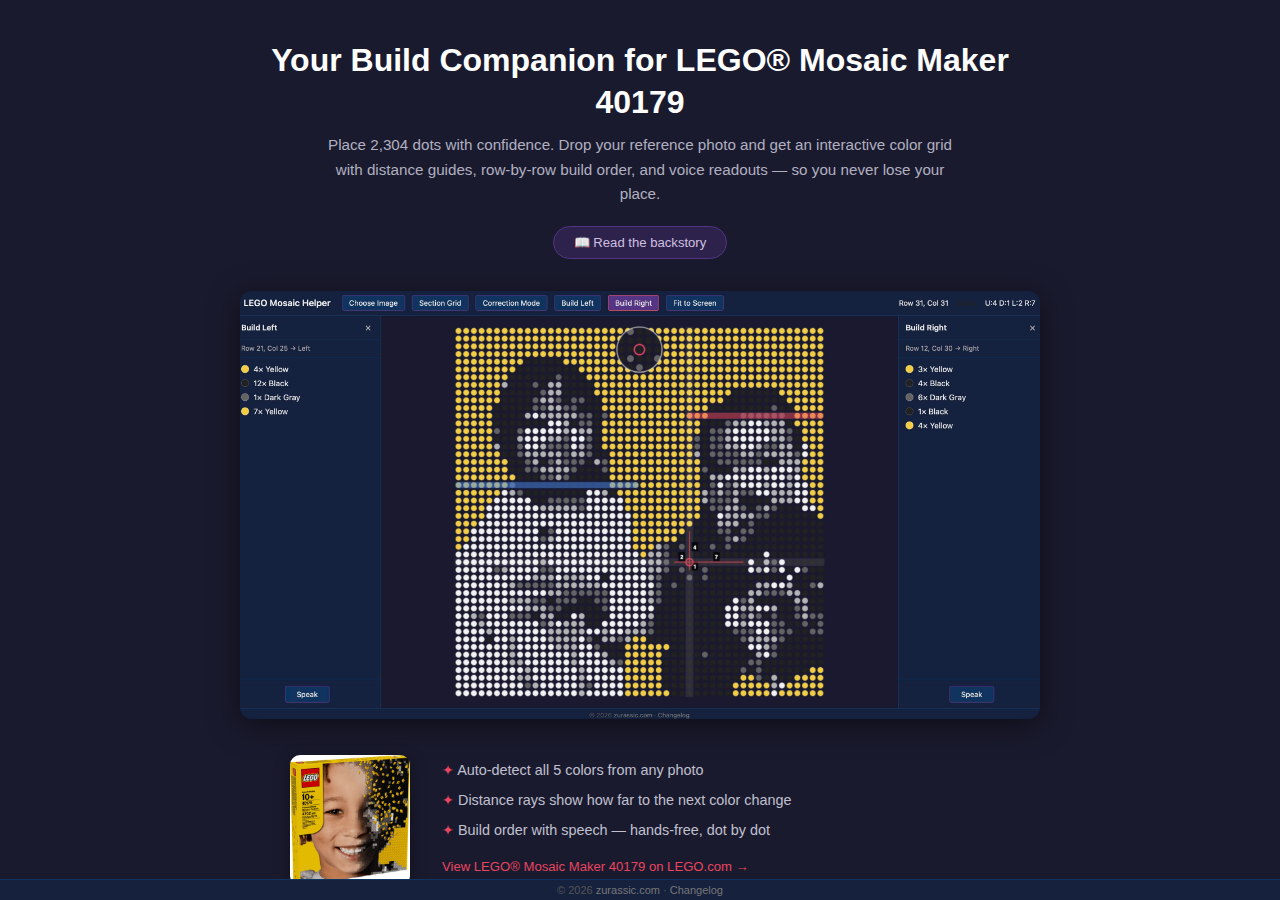
<file: index.html>
<!DOCTYPE html>
<html lang="en">
<head>
<meta charset="UTF-8">
<meta name="viewport" content="width=device-width, initial-scale=1.0">
<title>LEGO Mosaic Helper — Build Tool for Mosaic Maker 40179</title>
<meta name="description" content="Free companion tool for the LEGO Mosaic Maker 40179. Drop your photo, get an interactive color grid with distance guides, build order readouts, and speech — dot by dot.">
<meta name="keywords" content="LEGO Mosaic Maker 40179, LEGO mosaic helper, LEGO mosaic build tool, LEGO 40179, mosaic maker companion">
<meta property="og:title" content="LEGO Mosaic Helper — Build Tool for Mosaic Maker 40179">
<meta property="og:description" content="Free companion tool for the LEGO Mosaic Maker 40179. Drop your photo, get an interactive color grid with distance guides, build order readouts, and speech — dot by dot.">
<meta property="og:image" content="hero.jpg">
<meta property="og:type" content="website">
<link rel="stylesheet" href="style.css">
</head>
<body>

<div id="toolbar" class="hidden">
  <h1><a href="#home" style="color:inherit;text-decoration:none">LEGO Mosaic Helper</a></h1>
  <button id="btn-import">Choose Image</button>
  <button id="btn-section-grid">Section Grid</button>
  <button id="btn-correction">Correction Mode</button>
  <button id="btn-build-left">Build Left</button>
  <button id="btn-build-right">Build Right</button>
  <button id="btn-fit">Fit to Screen</button>
  <button id="btn-clear-visited">Clear Visited</button>
  <div id="info-panel">
    <span id="info-coords">—</span>
    <span id="info-color">—</span>
    <span id="info-dist">—</span>
  </div>
</div>

<div id="main">
  <div id="build-panel-left" class="build-panel">
    <div class="build-panel-header">
      <span>Build Left</span>
      <button id="btn-close-panel-left">&times;</button>
    </div>
    <div id="build-panel-left-info" class="build-panel-info"></div>
    <div id="build-panel-left-list" class="build-panel-list"></div>
    <div class="build-panel-footer">
      <button id="btn-speak-left" class="btn-speak">Speak</button>
    </div>
  </div>
  <div id="canvas-area">
    <canvas id="grid-canvas"></canvas>

    <div id="import-overlay">
      <div class="homepage">
        <h2 class="homepage-title">Your Build Companion for LEGO® Mosaic Maker 40179</h2>
        <p class="homepage-subtext">Place 2,304 dots with confidence. Drop your reference photo and get an interactive color grid with distance guides, row-by-row build order, and voice readouts — so you never lose your place.</p>
        <a href="https://www.linkedin.com/pulse/applied-ai-field-notes-001-lego-mosaic-helper-andrew-zheng-ave1c" target="_blank" class="backstory-pill">&#x1F4D6; Read the backstory</a>
        <img src="hero.jpg" alt="LEGO Mosaic Helper app screenshot" class="screenshot">
        <div class="info-row">
          <a href="https://www.lego.com/en-us/product/mosaic-maker-40179" target="_blank" rel="noopener"><img src="product-box.jpg" alt="LEGO Mosaic Maker 40179 box" class="product-img"></a>
          <div class="info-text">
            <ul>
              <li>Auto-detect all 5 colors from any photo</li>
              <li>Distance rays show how far to the next color change</li>
              <li>Build order with speech — hands-free, dot by dot</li>
            </ul>
            <a href="https://www.lego.com/en-us/product/mosaic-maker-40179" target="_blank" rel="noopener" class="product-link">View LEGO® Mosaic Maker 40179 on LEGO.com &rarr;</a>
          </div>
        </div>
        <div id="drop-zone">
          <p>Drop the LEGO mosaic image here</p>
          <label for="file-input">Choose File</label>
          <input type="file" id="file-input" accept="image/*">
          <button id="btn-demo" style="margin-top:8px;background:#0f3460;color:#eee;border:1px solid #533483;padding:8px 20px;border-radius:6px;cursor:pointer;font-size:14px">Load Demo</button>
        </div>
      </div>
    </div>

    <div id="direction-popup">
      <button id="btn-clear-dot-visited" title="Clear visited">&#10005;</button>
      <button data-dr="-1" data-dc="0">&#9650;</button>
      <span class="dir-spacer"></span>
      <button data-dr="0" data-dc="-1">&#9664;</button>
      <span class="dir-spacer"></span>
      <button data-dr="0" data-dc="1">&#9654;</button>
      <span class="dir-spacer"></span>
      <button data-dr="1" data-dc="0">&#9660;</button>
      <span class="dir-spacer"></span>
    </div>
  </div>

  <div id="build-panel" class="build-panel">
    <div class="build-panel-header">
      <span>Build Right</span>
      <button id="btn-close-panel">&times;</button>
    </div>
    <div id="build-panel-info" class="build-panel-info"></div>
    <div id="build-panel-list" class="build-panel-list"></div>
    <div class="build-panel-footer">
      <button id="btn-speak" class="btn-speak">Speak</button>
    </div>
  </div>
</div>

<script src="app.js"></script>
<div id="footer">&copy; 2026 <a href="https://zurassic.com" target="_blank" style="color:#777;text-decoration:none">zurassic.com</a> &middot; <a href="changelog.html" style="color:#777;text-decoration:none">Changelog</a></div>
</body>
</html>
</file>
<file: style.css>
* { margin: 0; padding: 0; box-sizing: border-box; }
  body {
    font-family: -apple-system, BlinkMacSystemFont, 'Segoe UI', sans-serif;
    background: #1a1a2e;
    color: #eee;
    overflow: hidden;
    height: 100vh;
    display: flex;
    flex-direction: column;
  }

  /* Top bar */
  #toolbar {
    display: flex;
    align-items: center;
    gap: 12px;
    padding: 8px 16px;
    background: #16213e;
    border-bottom: 1px solid #0f3460;
    flex-shrink: 0;
    flex-wrap: wrap;
  }
  #toolbar h1 { font-size: 16px; font-weight: 600; margin-right: 8px; }
  #toolbar button, #toolbar label {
    background: #0f3460;
    color: #eee;
    border: 1px solid #533483;
    padding: 5px 12px;
    border-radius: 4px;
    cursor: pointer;
    font-size: 13px;
  }
  #toolbar button:hover, #toolbar label:hover { background: #533483; }
  #toolbar button.active { background: #533483; border-color: #e94560; }
  #info-panel {
    font-size: 13px;
    margin-left: auto;
    display: flex;
    gap: 16px;
    align-items: center;
  }
  #info-panel span { white-space: nowrap; }

  /* Main area */
  #main { flex: 1; position: relative; overflow: hidden; }
  #canvas-area { position: absolute; inset: 0; overflow: hidden; }
  #grid-canvas {
    position: absolute;
    top: 0; left: 0;
    cursor: crosshair;
  }

  /* Direction popup */
  #direction-popup {
    display: none;
    position: absolute;
    z-index: 50;
    grid-template-columns: 32px 32px 32px;
    grid-template-rows: 32px 32px 32px;
    gap: 2px;
  }
  #direction-popup.visible { display: grid; }
  #direction-popup button {
    width: 32px; height: 32px;
    background: #0f3460;
    color: #eee;
    border: 1px solid #533483;
    border-radius: 4px;
    cursor: pointer;
    font-size: 16px;
    display: flex;
    align-items: center;
    justify-content: center;
    padding: 0;
  }
  #direction-popup button:hover { background: #533483; }
  #btn-clear-dot-visited { background: #8b0000; font-size: 12px; }
  #btn-clear-dot-visited:hover { background: #c0392b; }
  .dir-spacer { visibility: hidden; }

  /* Build order panels (shared styles) */
  .build-panel {
    position: absolute;
    top: 0;
    bottom: 0;
    width: 260px;
    background: #16213e;
    display: none;
    flex-direction: column;
    overflow: hidden;
    z-index: 40;
  }
  .build-panel.visible { display: flex; }
  #build-panel { right: 0; border-left: 1px solid #0f3460; }
  #build-panel-left { left: 0; border-right: 1px solid #0f3460; }
  .build-panel-header {
    display: flex;
    align-items: center;
    justify-content: space-between;
    padding: 10px 12px;
    border-bottom: 1px solid #0f3460;
    font-weight: 600;
    font-size: 14px;
  }
  .build-panel-header button {
    background: none;
    border: none;
    color: #aaa;
    font-size: 18px;
    cursor: pointer;
    padding: 0 4px;
  }
  .build-panel-header button:hover { color: #e94560; }
  .build-panel-info {
    padding: 8px 12px;
    font-size: 12px;
    color: #aaa;
    border-bottom: 1px solid #0f3460;
  }
  .build-panel-list {
    flex: 1;
    overflow-y: auto;
    padding: 8px 12px;
  }
  .build-run {
    display: flex;
    align-items: center;
    gap: 8px;
    padding: 4px 0;
    font-size: 14px;
  }
  .build-run-dot {
    width: 14px;
    height: 14px;
    border-radius: 50%;
    flex-shrink: 0;
    border: 1px solid rgba(255,255,255,0.2);
  }
  .build-panel-footer {
    padding: 10px 12px;
    border-top: 1px solid #0f3460;
    text-align: center;
  }
  .btn-speak {
    background: #0f3460;
    color: #eee;
    border: 1px solid #533483;
    padding: 6px 20px;
    border-radius: 4px;
    cursor: pointer;
    font-size: 13px;
  }
  .btn-speak:hover { background: #533483; }

  #footer {
    text-align: center;
    padding: 4px;
    font-size: 11px;
    color: #555;
    background: #16213e;
    border-top: 1px solid #0f3460;
    flex-shrink: 0;
    position: fixed;
    bottom: 0;
    left: 0;
    right: 0;
    z-index: 101;
  }

  /* Import overlay */
  #import-overlay {
    position: absolute;
    inset: 0;
    background: rgba(26, 26, 46, 0.95);
    display: flex;
    flex-direction: column;
    align-items: center;
    justify-content: flex-start;
    z-index: 100;
    overflow-y: auto;
  }
  #import-overlay.hidden { display: none; }
  #toolbar.hidden { display: none; }
  #footer.hidden { display: none; }

  .homepage {
    display: flex;
    flex-direction: column;
    align-items: center;
    max-width: 900px;
    width: 100%;
    padding: 40px;
    margin: auto;
  }
  .homepage-title {
    font-size: 2rem;
    color: #fff;
    line-height: 1.3;
    text-align: center;
    margin-bottom: 10px;
  }
  .homepage-subtext {
    font-size: 0.95rem;
    color: #b0b0c0;
    line-height: 1.6;
    text-align: center;
    max-width: 640px;
    margin-bottom: 20px;
  }
  .backstory-pill {
    display: inline-block;
    padding: 8px 20px;
    font-size: 0.82rem;
    color: #d0c0e0;
    background: rgba(83, 52, 131, 0.35);
    border: 1px solid #533483;
    border-radius: 20px;
    text-decoration: none;
    margin-bottom: 32px;
    transition: all 0.2s;
  }
  .backstory-pill:hover { background: rgba(83, 52, 131, 0.6); color: #fff; }
  .homepage .screenshot {
    width: 100%;
    max-width: 800px;
    border-radius: 12px;
    box-shadow: 0 6px 30px rgba(0,0,0,0.5);
    margin-bottom: 36px;
  }
  .info-row {
    display: flex;
    gap: 32px;
    align-items: flex-start;
    width: 100%;
    max-width: 700px;
    margin-bottom: 36px;
  }
  .info-row .product-img {
    width: 120px;
    flex-shrink: 0;
    border-radius: 10px;
    box-shadow: 0 4px 16px rgba(0,0,0,0.4);
  }
  .info-row .product-link {
    display: inline-block;
    color: #e94560;
    font-size: 0.82rem;
    text-decoration: none;
  }
  .info-row .product-link:hover { text-decoration: underline; }
  .info-text {
    flex: 1;
  }
  .info-text ul {
    list-style: none;
    padding: 0;
    margin-bottom: 12px;
  }
  .info-text ul li {
    padding: 7px 0;
    font-size: 0.9rem;
    color: #c0c0d0;
  }
  .info-text ul li::before {
    content: "✦ ";
    color: #e94560;
  }
  .homepage #drop-zone {
    width: 100%;
    max-width: 700px;
  }
  @media (max-width: 600px) {
    .homepage { padding: 40px 20px; }
    .info-row { flex-direction: column; align-items: center; text-align: center; }
    .homepage-title { font-size: 1.5rem; }
  }

  #drop-zone {
    border: 3px dashed #533483;
    border-radius: 12px;
    display: flex;
    flex-direction: column;
    align-items: center;
    justify-content: center;
    gap: 12px;
    padding: 24px;
    transition: border-color 0.2s;
  }
  #drop-zone:hover { border-color: #e94560; }
  #drop-zone.dragover { border-color: #e94560; background: rgba(83, 52, 131, 0.2); }
  #drop-zone p { font-size: 16px; color: #aaa; }
  #drop-zone label {
    background: #533483;
    color: #fff;
    padding: 8px 20px;
    border-radius: 6px;
    cursor: pointer;
    font-size: 14px;
  }
  #drop-zone label:hover { background: #e94560; }
  #file-input { display: none; }
</file>
